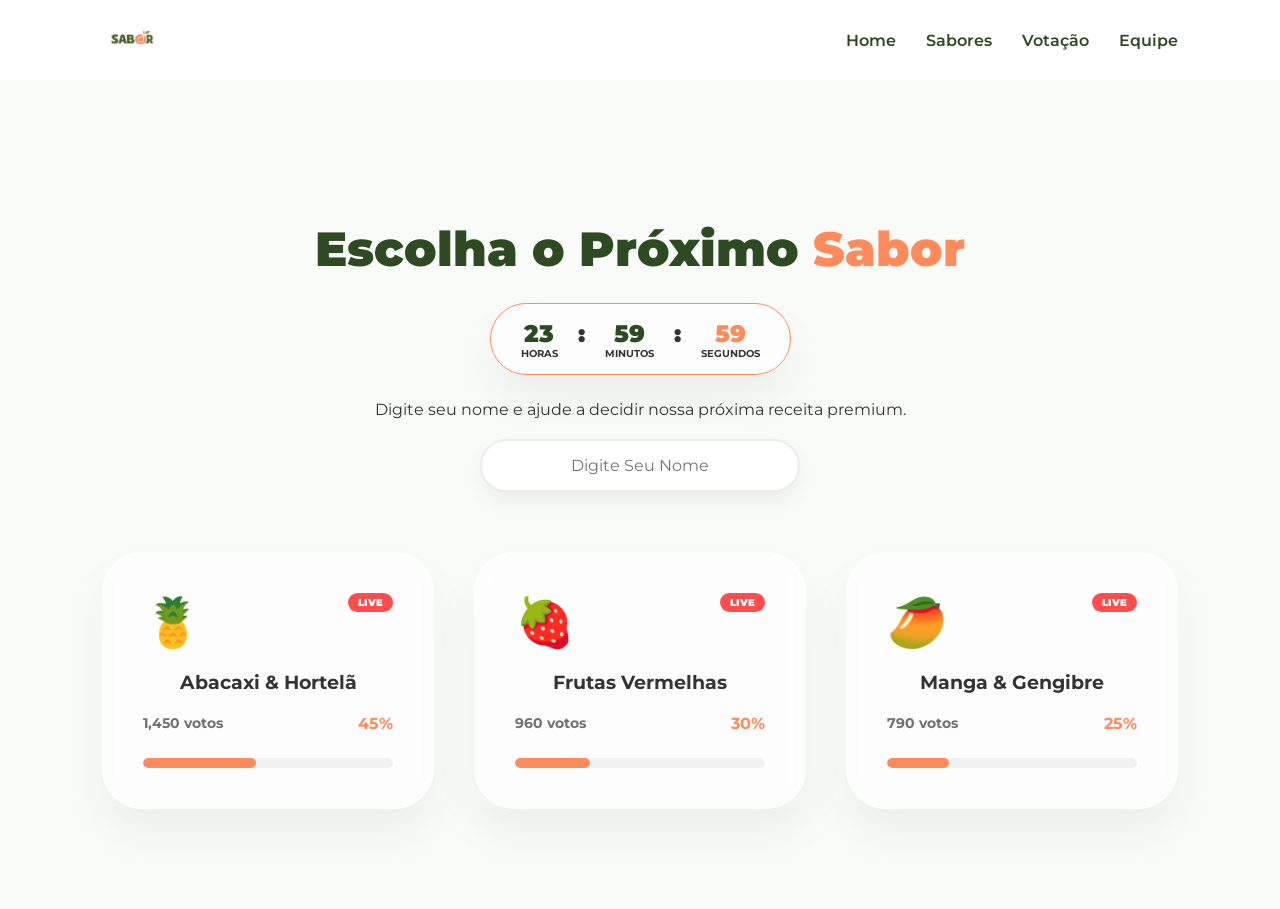
<file: votacao.html>
<!DOCTYPE html>
<html lang="pt-br">
<head>
    <meta charset="UTF-8">
    <meta name="viewport" content="width=device-width, initial-scale=1.0">
    <title>SABOR | Vote no Próximo Lançamento</title>
    <link href="https://fonts.googleapis.com/css2?family=Montserrat:wght@300;400;700;900&display=swap" rel="stylesheet">
    <link rel="stylesheet" href="style.css">
</head>
<body>

    <header class="navbar">
        <div class="logo">
            <img src="img/logo.png" alt="SABOR" class="logo-img">
        </div>
        <nav class="nav-links">
            <a href="index.html">Home</a>
            <a href="index.html#sabores">Sabores</a>
            <a href="votacao.html" class="active">Votação</a>
            <a href="index.html#equipe">Equipe</a>
        </nav>
    </header>

    <main style="padding-top: 120px;"> 
        <section id="votacao" class="section">
            <div class="section-header">
                <h2 class="section-title">Escolha o Próximo <span class="highlight">Sabor</span></h2>
                
                <div id="timer-container" class="card" style="display: inline-flex; gap: 20px; padding: 15px 30px; margin: 25px 0; border: 1px solid var(--accent); backdrop-filter: blur(10px);">
                    <div style="text-align: center;">
                        <span id="timer-hours" style="font-weight: 900; font-size: 1.5rem; color: var(--primary);">24</span>
                        <p style="font-size: 0.6rem; text-transform: uppercase; font-weight: 700;">Horas</p>
                    </div>
                    <span style="font-weight: 900; font-size: 1.5rem;">:</span>
                    <div style="text-align: center;">
                        <span id="timer-minutes" style="font-weight: 900; font-size: 1.5rem; color: var(--primary);">00</span>
                        <p style="font-size: 0.6rem; text-transform: uppercase; font-weight: 700;">Minutos</p>
                    </div>
                    <span style="font-weight: 900; font-size: 1.5rem;">:</span>
                    <div style="text-align: center;">
                        <span id="timer-seconds" style="font-weight: 900; font-size: 1.5rem; color: var(--accent);">00</span>
                        <p style="font-size: 0.6rem; text-transform: uppercase; font-weight: 700;">Segundos</p>
                    </div>
                </div>

                <p>Digite seu nome e ajude a decidir nossa próxima receita premium.</p>
                
                <div class="nome-input-wrapper" style="margin-top: 20px;">
                    <input type="text" id="nomeUsuario" placeholder="Digite Seu Nome" class="card" style="padding: 15px 25px; border-radius: 50px; width: 320px; outline: none; text-align: center; font-size: 1rem;">
                </div>
            </div>

            <div id="container-votacao">
                <div class="grid-container"> 
                    <div class="card vote-card" onclick="processarVoto('Abacaxi com Hortelã', 0)">
                        <div style="display: flex; justify-content: space-between; align-items: flex-start;">
                            <div class="vote-icon" style="font-size: 3rem;">🍍</div>
                            <span class="live-label" style="background: #ff4d4d; color: white; font-size: 0.6rem; padding: 4px 10px; border-radius: 20px; font-weight: 900; animation: blink 1.5s infinite;">LIVE</span>
                        </div>
                        <h3>Abacaxi & Hortelã</h3>
                        <div style="display: flex; justify-content: space-between; margin-top: 20px; font-weight: 700;">
                            <span id="votos-0" style="font-size: 0.9rem; opacity: 0.7;">1.450 votos</span>
                            <span id="perc-0" style="color: var(--accent);">45%</span>
                        </div>
                        <div class="vote-bar">
                            <span id="bar-0" style="width: 45%; display: block; height: 100%; background: var(--accent); transition: width 1s ease;"></span>
                        </div>
                    </div>

                    <div class="card vote-card" onclick="processarVoto('Frutas Vermelhas', 1)">
                        <div style="display: flex; justify-content: space-between; align-items: flex-start;">
                            <div class="vote-icon" style="font-size: 3rem;">🍓</div>
                            <span class="live-label" style="background: #ff4d4d; color: white; font-size: 0.6rem; padding: 4px 10px; border-radius: 20px; font-weight: 900; animation: blink 1.5s infinite;">LIVE</span>
                        </div>
                        <h3>Frutas Vermelhas</h3>
                        <div style="display: flex; justify-content: space-between; margin-top: 20px; font-weight: 700;">
                            <span id="votos-1" style="font-size: 0.9rem; opacity: 0.7;">960 votos</span>
                            <span id="perc-1" style="color: var(--accent);">30%</span>
                        </div>
                        <div class="vote-bar">
                            <span id="bar-1" style="width: 30%; display: block; height: 100%; background: var(--accent); transition: width 1s ease;"></span>
                        </div>
                    </div>

                    <div class="card vote-card" onclick="processarVoto('Manga com Gengibre', 2)">
                        <div style="display: flex; justify-content: space-between; align-items: flex-start;">
                            <div class="vote-icon" style="font-size: 3rem;">🥭</div>
                            <span class="live-label" style="background: #ff4d4d; color: white; font-size: 0.6rem; padding: 4px 10px; border-radius: 20px; font-weight: 900; animation: blink 1.5s infinite;">LIVE</span>
                        </div>
                        <h3>Manga & Gengibre</h3>
                        <div style="display: flex; justify-content: space-between; margin-top: 20px; font-weight: 700;">
                            <span id="votos-2" style="font-size: 0.9rem; opacity: 0.7;">790 votos</span>
                            <span id="perc-2" style="color: var(--accent);">25%</span>
                        </div>
                        <div class="vote-bar">
                            <span id="bar-2" style="width: 25%; display: block; height: 100%; background: var(--accent); transition: width 1s ease;"></span>
                        </div>
                    </div>
                </div>
            </div>

            <div id="sem-votacao" style="display: none;">
                <div class="card empty-state">
                    <div class="icon-lock">🔒</div>
                    <h3>Votações Encerradas</h3>
                    <p>Obrigado pela participação! Em breve anunciaremos o novo sabor vencedor.</p>
                    <br>
                    <a href="index.html#sabores" class="btn-primary">Ver Sabores Atuais</a>
                </div>
            </div>

            <div id="modalSucesso" class="modal-overlay" style="display: none;">
                <div class="card modal-content">
                    <div class="icon-check">✅</div>
                    <h2 id="mensagemSucesso">Valeu!</h2>
                    <p id="detalheVoto"></p>
                    <button onclick="fecharModal()" class="btn-primary" style="margin-top: 25px; cursor: pointer; border: none;">Entendido</button>
                </div>
            </div>
        </section>
    </main>

    <script>
        // --- CONFIGURAÇÃO INICIAL ---
        let votacaoAtiva = true; 
        let votos = [1450, 960, 790]; // Abacaxi, Frutas, Manga

        window.onload = function() {
            atualizarInterface();
            iniciarTimer(86400); // 24 horas
            simularEntradaDeVotos();

            const containerVotos = document.getElementById('container-votacao');
            const containerSemVotos = document.getElementById('sem-votacao');

            if (!votacaoAtiva) {
                containerVotos.style.display = 'none';
                containerSemVotos.style.display = 'block';
            }
        };

        // --- ATUALIZAÇÃO EM TEMPO REAL ---
        function atualizarInterface() {
            let totalVotos = votos.reduce((a, b) => a + b, 0);
            
            votos.forEach((qtd, index) => {
                let percentual = Math.round((qtd / totalVotos) * 100);
                document.getElementById(`votos-${index}`).innerText = qtd.toLocaleString() + " votos";
                document.getElementById(`perc-${index}`).innerText = percentual + "%";
                document.getElementById(`bar-${index}`).style.width = percentual + "%";
            });
        }

        // --- TIMER ---
        function iniciarTimer(segundos) {
            const timerObj = setInterval(() => {
                segundos--;
                if (segundos <= 0) {
                    clearInterval(timerObj);
                    votacaoAtiva = false;
                    location.reload();
                }

                let h = Math.floor(segundos / 3600);
                let m = Math.floor((segundos % 3600) / 60);
                let s = segundos % 60;

                document.getElementById('timer-hours').innerText = h.toString().padStart(2, '0');
                document.getElementById('timer-minutes').innerText = m.toString().padStart(2, '0');
                document.getElementById('timer-seconds').innerText = s.toString().padStart(2, '0');
            }, 1000);
        }

        // --- SIMULAÇÃO DE VOTOS ---
        function simularEntradaDeVotos() {
            setInterval(() => {
                if (votacaoAtiva) {
                    let indexAleatorio = Math.floor(Math.random() * 3);
                    votos[indexAleatorio] += Math.floor(Math.random() * 2); 
                    atualizarInterface();
                }
            }, 4000); // Novos votos "entram" a cada 4 segundos
        }

        // --- PROCESSAR VOTO DO USUÁRIO ---
        function processarVoto(sabor, index) {
            const inputNome = document.getElementById('nomeUsuario');
            const nome = inputNome.value.trim();

            if (nome === "") {
                inputNome.style.borderColor = "#ff4d4d";
                inputNome.placeholder = "DIGITE SEU NOME!";
                inputNome.focus();
                return;
            }

            // Soma o voto
            votos[index]++;
            atualizarInterface();

            // Abre Modal
            document.getElementById('mensagemSucesso').innerText = `Sensacional, ${nome}!`;
            document.getElementById('detalheVoto').innerHTML = `Você votou em <strong>${sabor}</strong>.<br>Agora ele tem ${votos[index].toLocaleString()} votos!`;
            document.getElementById('modalSucesso').style.display = 'flex';
        }

        function fecharModal() {
            document.getElementById('modalSucesso').style.display = 'none';
            document.getElementById('nomeUsuario').value = "";
        }
    </script>

    <style>
        /* Estilo de piscada para a Label Live */
        @keyframes blink {
            0% { opacity: 1; }
            50% { opacity: 0.3; }
            100% { opacity: 1; }
        }
    </style>
</body>
</html>
</file>
<file: style.css>
/* ==========================================
    VARIÁVEIS E RESET
   ========================================== */
:root {
    --primary: #2d4a22;
    --accent: #ff8a5b;
    --bg-light: #f9fbf9;
    --white: #ffffff;
    --text-dark: #333333;
}

* {
    margin: 0;
    padding: 0;
    box-sizing: border-box;
    font-family: 'Montserrat', sans-serif;
}

body {
    background-color: var(--bg-light);
    color: var(--text-dark);
    overflow-x: hidden;
    transition: background-color 0.8s ease;
}

/* --- CURSOR PERSONALIZADO --- */
.cursor {
    width: 20px;
    height: 20px;
    border: 2px solid var(--accent);
    border-radius: 50%;
    position: fixed;
    pointer-events: none;
    z-index: 9999;
    transition: transform 0.1s ease;
    display: none;
}

@media (min-width: 1024px) {
    .cursor { display: block; }
}

/* ==========================================
    NAVBAR
   ========================================== */
.navbar {
    display: flex;
    justify-content: space-between;
    align-items: center;
    padding: 0 8%;
    height: 80px;
    background: rgba(255, 255, 255, 0.9);
    backdrop-filter: blur(10px);
    position: fixed;
    width: 100%;
    top: 0;
    z-index: 1000;
}

.logo {
    display: flex;
    align-items: center;
}

.logo-img {
    height: 60px;
    width: auto;
    display: block;
    object-fit: contain;
}

.nav-links {
    display: flex;
    align-items: center;
    gap: 30px;
}

.nav-links a {
    text-decoration: none;
    color: var(--primary);
    font-weight: 600;
    font-size: 1rem;
    transition: color 0.3s;
    position: relative;
}

.nav-links a::after {
    content: '';
    position: absolute;
    bottom: -5px;
    left: 0;
    width: 0;
    height: 2px;
    background-color: var(--accent);
    transition: width 0.3s ease;
}

.nav-links a:hover::after {
    width: 100%;
}

.nav-links a:hover {
    color: var(--accent);
}

/* ==========================================
    HERO SECTION
   ========================================== */
.hero {
    min-height: 100vh;
    display: flex;
    align-items: center;
    justify-content: space-between;
    padding: 100px 8% 0;
}

.logo-inline {
    height: 1.2em;
    width: auto;
    vertical-align: middle;
    display: inline-block;
    object-fit: contain;
    margin: 0 5px;
}

.hero-content {
    height: auto;
    width: 100%;
}

.hero-content h1 {
    font-size: 4rem;
    font-weight: 900;
    background: linear-gradient(to bottom, var(--primary) 50%, var(--accent) 50%);
    background-size: 100% 200%;
    background-clip: text;
    -webkit-background-clip: text;
    color: transparent;
    transition: background-position 1s ease;
    letter-spacing: -1px;
}

.hero-content h1:hover {
    background-position: 0 -100%;
}

.btn-primary {
    background: var(--accent);
    color: white;
    padding: 15px 35px;
    border-radius: 50px;
    text-decoration: none;
    font-weight: 700;
    display: inline-block;
    animation: pulse-orange 2s infinite;
}

/* ==========================================
    SEÇÃO SABORES E GRID
   ========================================== */
.flavors-section {
    padding: 120px 8%;
    background-color: #fbf9f8;
    text-align: center;
}

.section-header { margin-bottom: 60px; }

.section-title {
    font-size: 3rem;
    font-weight: 900;
    color: var(--primary);
}

.section-title .highlight { color: var(--accent); }

.grid-container {
    display: grid;
    grid-template-columns: repeat(auto-fit, minmax(300px, 1fr));
    gap: 40px;
    margin-top: 50px;
    perspective: 1000px;
}

/* CARDS COM GLASSMORPHISM */
.card {
    background: rgba(255, 255, 255, 0.6);
    backdrop-filter: blur(15px);
    -webkit-backdrop-filter: blur(15px);
    border: 1px solid rgba(255, 255, 255, 0.5);
    border-radius: 40px;
    padding: 50px 30px;
    position: relative;
    overflow: hidden;
    transition: all 0.5s cubic-bezier(0.175, 0.885, 0.32, 1.275);
    cursor: pointer;
    box-shadow: 0 25px 45px rgba(0, 0, 0, 0.05);
    transform-style: preserve-3d;
}

.card::before {
    content: '';
    position: absolute;
    top: 0;
    left: -100%;
    width: 50%;
    height: 100%;
    background: linear-gradient(to right, transparent, rgba(255,255,255,0.4), transparent);
    transition: 0.5s;
}

.card:hover::before { left: 100%; }

.card-bg-circle {
    position: absolute;
    top: -50px;
    right: -50px;
    width: 150px;
    height: 150px;
    background: currentColor;
    opacity: 0.1;
    border-radius: 50%;
    transition: 0.5s;
}

.card:hover {
    transform: translateY(-15px);
    background: #ffffff;
}

.card[data-color="#FF8A5B"]:hover { box-shadow: 0 30px 60px rgba(255, 138, 91, 0.3); }
.card[data-color="#5D2B5F"]:hover { box-shadow: 0 30px 60px rgba(93, 43, 95, 0.3); }
.card[data-color="#D8E04F"]:hover { box-shadow: 0 30px 60px rgba(216, 224, 79, 0.3); }

.card:hover .card-bg-circle { transform: scale(2); }

.card-img {
    display: flex;
    justify-content: center;
    align-items: center;
    min-height: 200px;
    width: 100%;
    transition: transform 0.6s cubic-bezier(0.23, 1, 0.32, 1);
}

.card-img img {
    width: 100% !important;
    max-width: 220px !important;
    height: auto !important;
    display: block !important;
    object-fit: contain;
    filter: drop-shadow(0 20px 30px rgba(0,0,0,0.15));
}

.card:hover .card-img { 
    transform: translateZ(50px) scale(1.1);
}

.card:not(.card-uva):hover .card-img img { 
    transform: rotate(5deg); 
}

.card-info h3 {
    font-size: 1.8rem;
    margin: 20px 0 10px;
    color: var(--primary);
}

.btn-card {
    background: var(--primary);
    color: white;
    border: none;
    padding: 12px 30px;
    border-radius: 50px;
    font-weight: 700;
    cursor: pointer;
    transition: 0.3s;
}

.card:hover .btn-card { background: var(--accent); }

/* ==========================================
    PUBLICIDADE (CR7) 
   ========================================== */
.ad-section {
    padding: 120px 8%;
    background-color: var(--white);
}

.ad-container {
    display: flex;
    align-items: center;
    gap: 60px;
    max-width: 1200px;
    margin: 0 auto;
}

.ad-image {
    flex: 1.2;
    position: relative;
    border-radius: 40px;
    overflow: hidden;
    box-shadow: 0 30px 60px rgba(0,0,0,0.12);
}

.ad-image img {
    width: 100%;
    display: block;
    transition: transform 1s ease;
}

.ad-image:hover img {
    transform: scale(1.08) rotate(-1deg);
}

.ad-content {
    flex: 1;
    padding: 50px !important; 
    text-align: left;
    border-left: 5px solid var(--accent);
}

.ad-content .tag {
    display: inline-block;
    color: var(--accent);
    font-weight: 900;
    text-transform: uppercase;
    letter-spacing: 2px;
    margin-bottom: 15px;
    font-size: 0.9rem;
}

.ad-content h2 {
    font-size: 2.8rem;
    line-height: 1.2;
    margin-bottom: 25px;
}

.ad-content p {
    font-size: 1.1rem;
    line-height: 1.8;
    color: #555;
    font-style: italic;
    margin-bottom: 30px;
}

.signature {
    font-weight: 900;
    font-size: 1.4rem;
    color: var(--primary);
}

@media (max-width: 992px) {
    .ad-container {
        flex-direction: column;
        text-align: center;
    }
    .ad-content {
        border-left: none;
        border-top: 5px solid var(--accent);
        text-align: center;
    }
}

/* ==========================================
    PROPAGANDA EM VÍDEO
   ========================================== */
.ad-video-section {
    padding: 60px 8% 100px;
}

.ad-video-container {
    height: auto !important;
    max-width: 1100px;
    margin: 0 auto;
    background: #000;
    border: none !important;
    box-shadow: 0 40px 80px rgba(0,0,0,0.2);
}

.ad-video-container video {
    display: block;
    width: 100%;
    height: auto;
    object-fit: contain !important;
}

.ad-video-container .highlight {
    color: var(--accent);
}

/* ==========================================
    EQUIPE
   ========================================== */
.membro-img-wrapper {
    width: 150px;
    height: 150px;
    border-radius: 50%;
    overflow: hidden;
    margin: 0 auto 20px;
    border: 3px solid var(--accent);
}

.membro-img {
    width: 100%;
    height: 100%;
    object-fit: cover;
    transition: transform 0.5s ease;
}

.card-membro:hover .membro-img {
    transform: scale(1.1);
}

/* ==========================================
    ANIMAÇÕES E GERAIS
   ========================================== */
@keyframes pulse-orange {
    0% { box-shadow: 0 0 0 0 rgba(255, 138, 91, 0.7); }
    70% { box-shadow: 0 0 0 15px rgba(255, 138, 91, 0); }
    100% { box-shadow: 0 0 0 0 rgba(255, 138, 91, 0); }
}

.section { padding: 100px 8%; text-align: center; }

.mascote-float img {
    max-width: 400px;
    height: auto;
}

/* ==========================================
    VOTAÇÃO E MODAIS
   ========================================== */
.nome-input-wrapper input {
    background: var(--white);
    color: var(--text-dark);
    border: 2px solid rgba(45, 74, 34, 0.1);
    transition: all 0.3s ease;
    box-shadow: 0 10px 20px rgba(0,0,0,0.05);
}

.nome-input-wrapper input:focus {
    border-color: var(--accent);
    box-shadow: 0 10px 25px rgba(255, 138, 91, 0.2);
}

.vote-card {
    text-align: center;
    padding: 40px !important;
}

.vote-icon {
    font-size: 3.5rem;
    margin-bottom: 20px;
    display: block;
}

.vote-bar {
    background: rgba(0, 0, 0, 0.05);
    height: 10px;
    border-radius: 10px;
    margin-top: 25px;
    overflow: hidden;
    position: relative;
}

.vote-bar span {
    display: block;
    height: 100%;
    background: linear-gradient(90deg, var(--accent), #ffb38a);
    border-radius: 10px;
    transition: width 1.5s cubic-bezier(0.17, 0.67, 0.83, 0.67);
}

.modal-overlay {
    position: fixed;
    top: 0; left: 0;
    width: 100%; height: 100%;
    background: rgba(45, 74, 34, 0.4); 
    backdrop-filter: blur(10px);
    display: flex;
    justify-content: center;
    align-items: center;
    z-index: 9999;
}

.modal-content {
    max-width: 450px;
    width: 90%;
    text-align: center;
    padding: 60px 40px !important;
    background: rgba(255, 255, 255, 0.9) !important;
    border: 1px solid var(--white);
    box-shadow: 0 40px 100px rgba(0, 0, 0, 0.2);
    animation: scaleUp 0.5s cubic-bezier(0.175, 0.885, 0.32, 1.275) forwards;
}

@keyframes scaleUp {
    from { transform: scale(0.7); opacity: 0; }
    to { transform: scale(1); opacity: 1; }
}

@keyframes blink {
    0% { opacity: 1; }
    50% { opacity: 0.3; }
    100% { opacity: 1; }
}

.live-label {
    animation: blink 1.5s infinite;
}

#timer-container:hover {
    transform: scale(1.05);
    box-shadow: 0 10px 30px rgba(255, 138, 91, 0.2);
}

/* ==========================================
    AJUSTES DE RESPONSIVIDADE (MOBILE)
   ========================================== */
@media (max-width: 768px) {
    /* Ajustes Gerais */
    .section { padding: 60px 5%; }
    
    /* Navbar Mobile */
    .navbar { padding: 0 5%; height: 70px; }
    .nav-links { gap: 15px; }
    .nav-links a { font-size: 0.85rem; }
    .logo-img { height: 45px; }

    /* Hero Section Mobile */
    .hero {
        flex-direction: column;
        text-align: center;
        padding: 120px 5% 60px;
        min-height: auto;
    }
    .hero-content h1 {
        font-size: clamp(2.2rem, 10vw, 3rem);
        line-height: 1.1;
    }
    .mascote-float {
        margin-top: 40px;
        order: 2;
    }
    .mascote-float img {
        max-width: 280px;
    }

    /* Sabores Grid Mobile */
    .flavors-section { padding: 80px 5%; }
    .section-title { font-size: 2.2rem; }
    .grid-container {
        grid-template-columns: 1fr; /* Uma coluna no mobile */
        gap: 30px;
    }
    .card { padding: 40px 20px; }

    /* CR7 Section Mobile */
    .ad-section { padding: 60px 5%; }
    .ad-container { gap: 30px; }
    .ad-content h2 { font-size: 2rem; }
    .ad-content p { font-size: 1rem; }

    /* Vídeo Mobile */
    .ad-video-container {
        height: 300px !important; /* Altura fixa menor para mobile */
    }
    .ad-video-container div h2 {
        font-size: 1.8rem !important;
    }

    /* Modais Mobile */
    .modal-content {
        width: 95%;
        padding: 40px 20px !important;
    }
}
</file>
